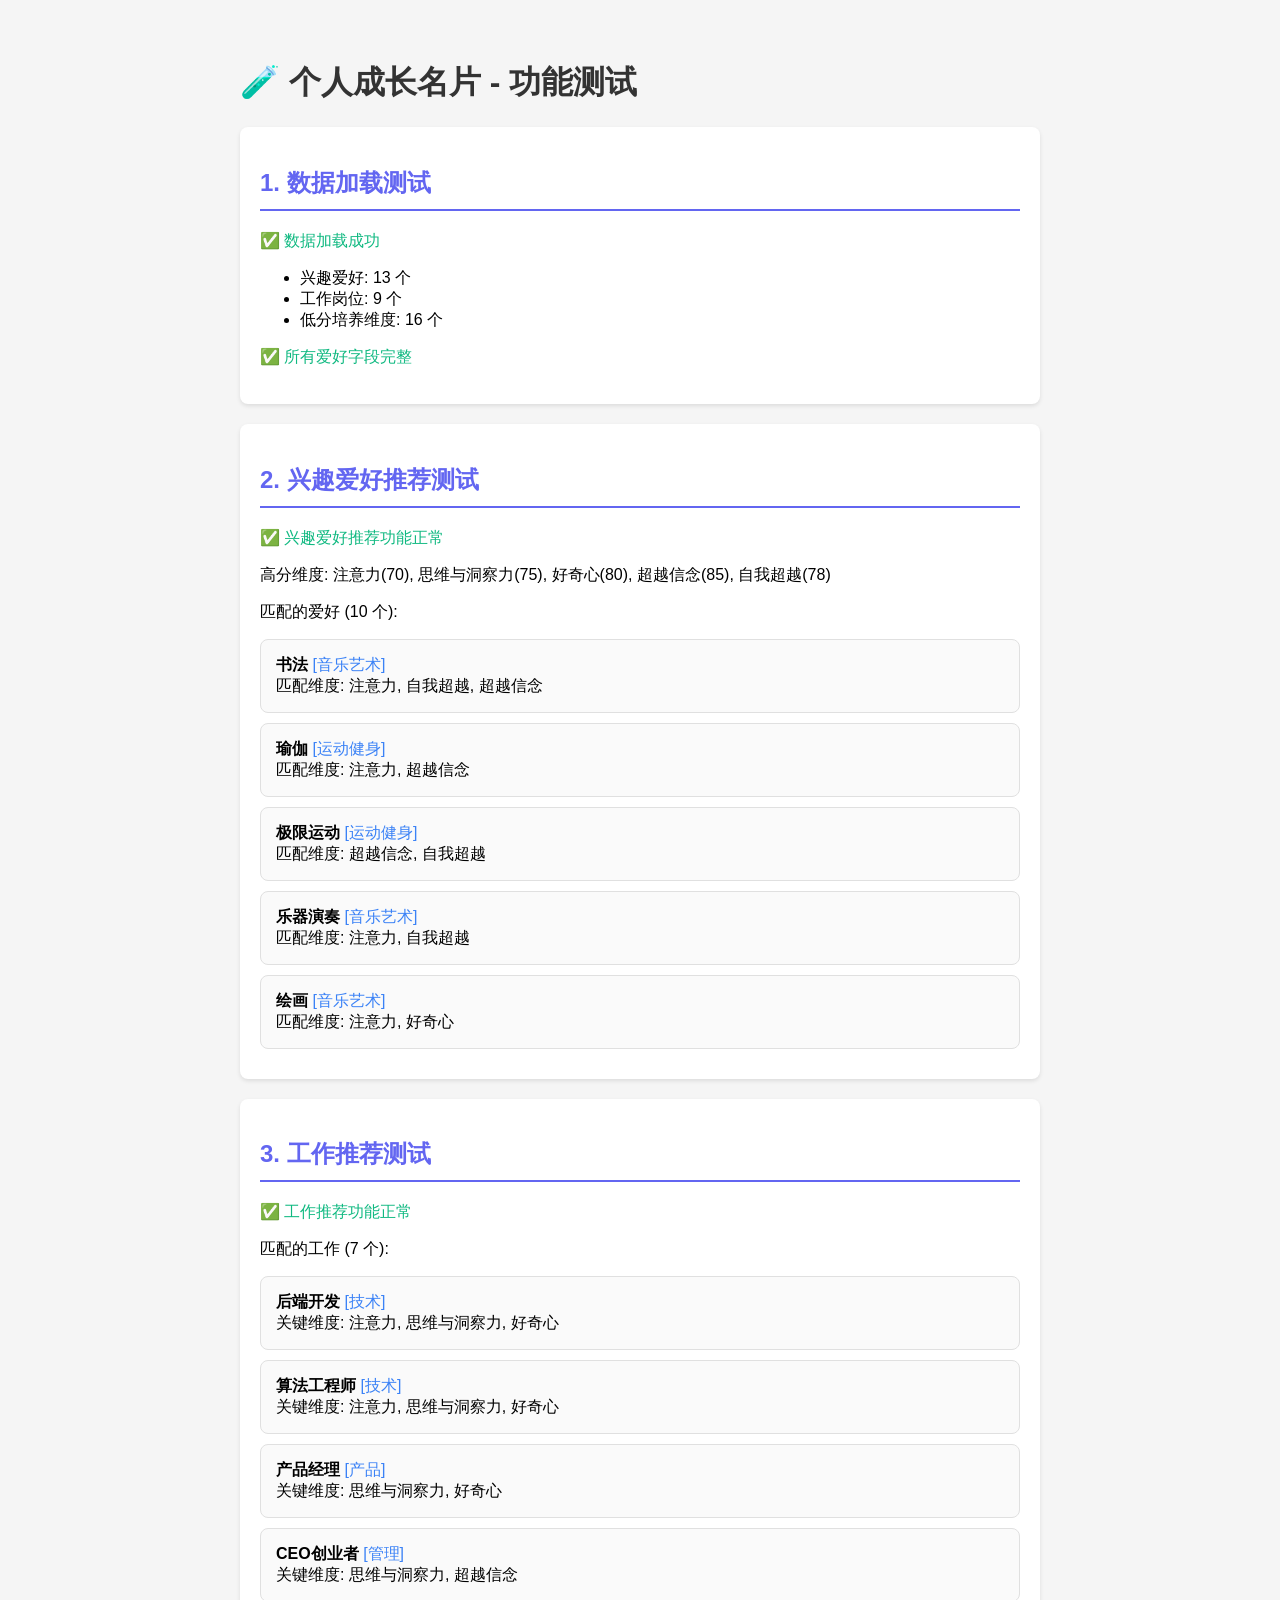
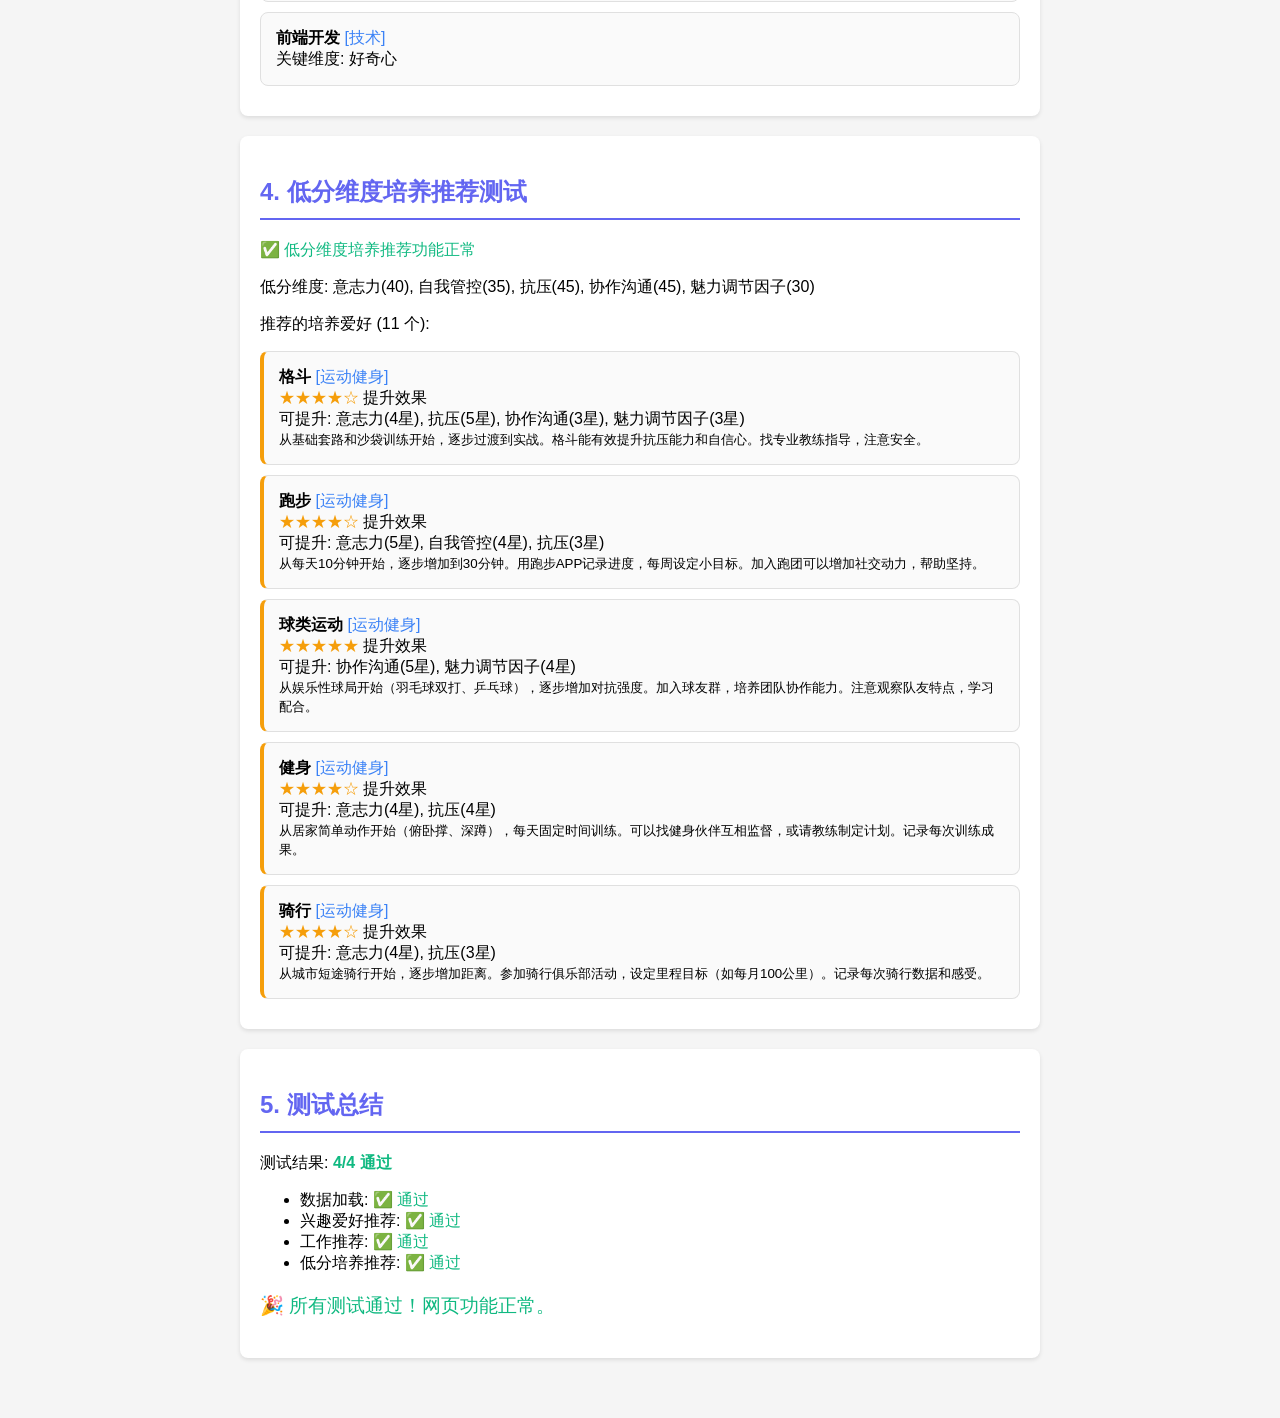
<file: test.html>
<!DOCTYPE html>
<html lang="zh-CN">
<head>
    <meta charset="UTF-8">
    <meta name="viewport" content="width=device-width, initial-scale=1.0">
    <title>功能测试 - 个人成长名片</title>
    <style>
        body {
            font-family: -apple-system, BlinkMacSystemFont, 'Segoe UI', Roboto, sans-serif;
            max-width: 800px;
            margin: 20px auto;
            padding: 20px;
            background: #f5f5f5;
        }
        .test-section {
            background: white;
            border-radius: 8px;
            padding: 20px;
            margin-bottom: 20px;
            box-shadow: 0 2px 4px rgba(0,0,0,0.1);
        }
        h1 { color: #333; }
        h2 { color: #6366f1; border-bottom: 2px solid #6366f1; padding-bottom: 10px; }
        .success { color: #10b981; }
        .error { color: #ef4444; }
        .info { color: #3b82f6; }
        pre {
            background: #f0f0f0;
            padding: 10px;
            border-radius: 4px;
            overflow-x: auto;
        }
        .hobby-card, .job-card, .boost-card {
            background: #fafafa;
            border: 1px solid #e0e0e0;
            border-radius: 8px;
            padding: 15px;
            margin: 10px 0;
        }
        .boost-card { border-left: 4px solid #f59e0b; }
        .stars { color: #f59e0b; }
    </style>
</head>
<body>
    <h1>🧪 个人成长名片 - 功能测试</h1>
    
    <div class="test-section">
        <h2>1. 数据加载测试</h2>
        <div id="data-test">测试中...</div>
    </div>
    
    <div class="test-section">
        <h2>2. 兴趣爱好推荐测试</h2>
        <div id="hobby-test">测试中...</div>
    </div>
    
    <div class="test-section">
        <h2>3. 工作推荐测试</h2>
        <div id="job-test">测试中...</div>
    </div>
    
    <div class="test-section">
        <h2>4. 低分维度培养推荐测试</h2>
        <div id="boost-test">测试中...</div>
    </div>
    
    <div class="test-section">
        <h2>5. 测试总结</h2>
        <div id="summary">等待测试完成...</div>
    </div>

    <script src="data.js"></script>
    <script src="mapping.js"></script>
    <script>
        // 模拟测评分数
        const mockScores = {
            dimensions: {
                cognitive: 75,
                interpersonal: 45,
                volitional: 60,
                leadership: 35,
                transcendent: 80
            },
            subDimensions: {
                '注意力': 70,
                '思维与洞察力': 75,
                '好奇心': 80,
                '意志力': 40,
                '自我管控': 35,
                '目标推进': 55,
                '抗压': 45,
                '共情内核': 50,
                '协作沟通': 45,
                '魅力调节因子': 30,
                '超越信念': 85,
                '自我超越': 78
            }
        };

        let testResults = {
            dataLoad: false,
            hobbyRecommend: false,
            jobRecommend: false,
            boostRecommend: false
        };

        // 测试 1: 数据加载
        function testDataLoad() {
            const el = document.getElementById('data-test');
            let html = '';
            
            try {
                // 检查 mapping 数据
                if (typeof growthMapping === 'undefined') {
                    throw new Error('growthMapping 未定义');
                }
                
                const hobbyCount = Object.keys(growthMapping.hobbies).length;
                const jobCount = Object.keys(growthMapping.jobs).length;
                const dimBoostCount = Object.keys(growthMapping.dimBoostHobbies).length;
                
                html = `<p class="success">✅ 数据加载成功</p>
                        <ul>
                            <li>兴趣爱好: ${hobbyCount} 个</li>
                            <li>工作岗位: ${jobCount} 个</li>
                            <li>低分培养维度: ${dimBoostCount} 个</li>
                        </ul>`;
                
                // 检查每个爱好是否有必需字段
                let missingFields = [];
                Object.entries(growthMapping.hobbies).forEach(([name, data]) => {
                    if (!data.boostDims) missingFields.push(name + ' 缺少 boostDims');
                    if (!data.boostEffect) missingFields.push(name + ' 缺少 boostEffect');
                    if (!data.practiceTip) missingFields.push(name + ' 缺少 practiceTip');
                });
                
                if (missingFields.length > 0) {
                    html += `<p class="error">⚠️ 字段缺失: ${missingFields.slice(0, 3).join(', ')}${missingFields.length > 3 ? '...' : ''}</p>`;
                } else {
                    html += `<p class="success">✅ 所有爱好字段完整</p>`;
                }
                
                testResults.dataLoad = true;
            } catch (e) {
                html = `<p class="error">❌ 数据加载失败: ${e.message}</p>`;
            }
            
            el.innerHTML = html;
        }

        // 测试 2: 兴趣爱好推荐
        function testHobbyRecommend() {
            const el = document.getElementById('hobby-test');
            let html = '';
            
            try {
                // 找高分维度
                const highScoreDims = [];
                Object.entries(mockScores.subDimensions).forEach(([dim, score]) => {
                    if (score >= 60) {
                        highScoreDims.push({ dim, score });
                    }
                });
                
                // 找匹配的爱好
                const matchedHobbies = [];
                Object.entries(growthMapping.hobbies).forEach(([name, data]) => {
                    const matchedDims = data.coreDims.filter(d => 
                        mockScores.subDimensions[d] >= 60
                    );
                    if (matchedDims.length > 0) {
                        matchedHobbies.push({
                            name,
                            category: data.category,
                            matchedDims,
                            score: matchedDims.length
                        });
                    }
                });
                
                matchedHobbies.sort((a, b) => b.score - a.score);
                
                html = `<p class="success">✅ 兴趣爱好推荐功能正常</p>`;
                html += `<p>高分维度: ${highScoreDims.map(d => d.dim + '(' + d.score + ')').join(', ')}</p>`;
                html += `<p>匹配的爱好 (${matchedHobbies.length} 个):</p>`;
                
                matchedHobbies.slice(0, 5).forEach(h => {
                    html += `<div class="hobby-card">
                        <strong>${h.name}</strong> <span class="info">[${h.category}]</span><br>
                        匹配维度: ${h.matchedDims.join(', ')}
                    </div>`;
                });
                
                testResults.hobbyRecommend = true;
            } catch (e) {
                html = `<p class="error">❌ 测试失败: ${e.message}</p>`;
            }
            
            el.innerHTML = html;
        }

        // 测试 3: 工作推荐
        function testJobRecommend() {
            const el = document.getElementById('job-test');
            let html = '';
            
            try {
                const matchedJobs = [];
                Object.entries(growthMapping.jobs).forEach(([name, data]) => {
                    const matchedDims = data.coreDims.filter(d => 
                        mockScores.subDimensions[d] >= 60
                    );
                    if (matchedDims.length > 0) {
                        matchedJobs.push({
                            name,
                            category: data.category,
                            matchedDims,
                            score: matchedDims.length
                        });
                    }
                });
                
                matchedJobs.sort((a, b) => b.score - a.score);
                
                html = `<p class="success">✅ 工作推荐功能正常</p>`;
                html += `<p>匹配的工作 (${matchedJobs.length} 个):</p>`;
                
                matchedJobs.slice(0, 5).forEach(j => {
                    html += `<div class="job-card">
                        <strong>${j.name}</strong> <span class="info">[${j.category}]</span><br>
                        关键维度: ${j.matchedDims.join(', ')}
                    </div>`;
                });
                
                testResults.jobRecommend = true;
            } catch (e) {
                html = `<p class="error">❌ 测试失败: ${e.message}</p>`;
            }
            
            el.innerHTML = html;
        }

        // 测试 4: 低分维度培养推荐
        function testBoostRecommend() {
            const el = document.getElementById('boost-test');
            let html = '';
            
            try {
                // 找低分维度
                const lowScoreDims = [];
                Object.entries(mockScores.subDimensions).forEach(([dim, score]) => {
                    if (score < 50) {
                        lowScoreDims.push({ dim, score });
                    }
                });
                
                html = `<p class="success">✅ 低分维度培养推荐功能正常</p>`;
                html += `<p>低分维度: ${lowScoreDims.map(d => d.dim + '(' + d.score + ')').join(', ')}</p>`;
                
                // 找可提升的爱好
                const boostHobbies = [];
                lowScoreDims.forEach(({ dim }) => {
                    if (growthMapping.dimBoostHobbies[dim]) {
                        growthMapping.dimBoostHobbies[dim].forEach(item => {
                            const existing = boostHobbies.find(h => h.name === item.hobby);
                            if (existing) {
                                existing.dims.push({ dim, effect: item.effect });
                                existing.totalEffect += item.effect;
                            } else {
                                boostHobbies.push({
                                    name: item.hobby,
                                    dims: [{ dim, effect: item.effect }],
                                    totalEffect: item.effect,
                                    hobbyData: growthMapping.hobbies[item.hobby]
                                });
                            }
                        });
                    }
                });
                
                boostHobbies.sort((a, b) => b.totalEffect - a.totalEffect);
                
                html += `<p>推荐的培养爱好 (${boostHobbies.length} 个):</p>`;
                
                boostHobbies.slice(0, 5).forEach(h => {
                    const stars = '★'.repeat(Math.round(h.totalEffect / h.dims.length)) + '☆'.repeat(5 - Math.round(h.totalEffect / h.dims.length));
                    html += `<div class="boost-card">
                        <strong>${h.name}</strong> <span class="info">[${h.hobbyData?.category || '未知'}]</span><br>
                        <span class="stars">${stars}</span> 提升效果<br>
                        可提升: ${h.dims.map(d => d.dim + '(' + d.effect + '星)').join(', ')}<br>
                        <small>${h.hobbyData?.practiceTip || '暂无练习建议'}</small>
                    </div>`;
                });
                
                testResults.boostRecommend = true;
            } catch (e) {
                html = `<p class="error">❌ 测试失败: ${e.message}</p>`;
                console.error(e);
            }
            
            el.innerHTML = html;
        }

        // 显示测试总结
        function showSummary() {
            const el = document.getElementById('summary');
            const passed = Object.values(testResults).filter(v => v).length;
            const total = Object.keys(testResults).length;
            
            let html = `<p>测试结果: <strong class="${passed === total ? 'success' : 'error'}">${passed}/${total} 通过</strong></p>`;
            html += '<ul>';
            html += `<li>数据加载: ${testResults.dataLoad ? '<span class="success">✅ 通过</span>' : '<span class="error">❌ 失败</span>'}</li>`;
            html += `<li>兴趣爱好推荐: ${testResults.hobbyRecommend ? '<span class="success">✅ 通过</span>' : '<span class="error">❌ 失败</span>'}</li>`;
            html += `<li>工作推荐: ${testResults.jobRecommend ? '<span class="success">✅ 通过</span>' : '<span class="error">❌ 失败</span>'}</li>`;
            html += `<li>低分培养推荐: ${testResults.boostRecommend ? '<span class="success">✅ 通过</span>' : '<span class="error">❌ 失败</span>'}</li>`;
            html += '</ul>';
            
            if (passed === total) {
                html += '<p class="success" style="font-size: 1.2em;">🎉 所有测试通过！网页功能正常。</p>';
            } else {
                html += '<p class="error" style="font-size: 1.2em;">⚠️ 部分测试未通过，请检查控制台错误。</p>';
            }
            
            el.innerHTML = html;
        }

        // 运行所有测试
        window.onload = function() {
            setTimeout(() => {
                testDataLoad();
                testHobbyRecommend();
                testJobRecommend();
                testBoostRecommend();
                showSummary();
            }, 500);
        };
    </script>
</body>
</html>
</file>
